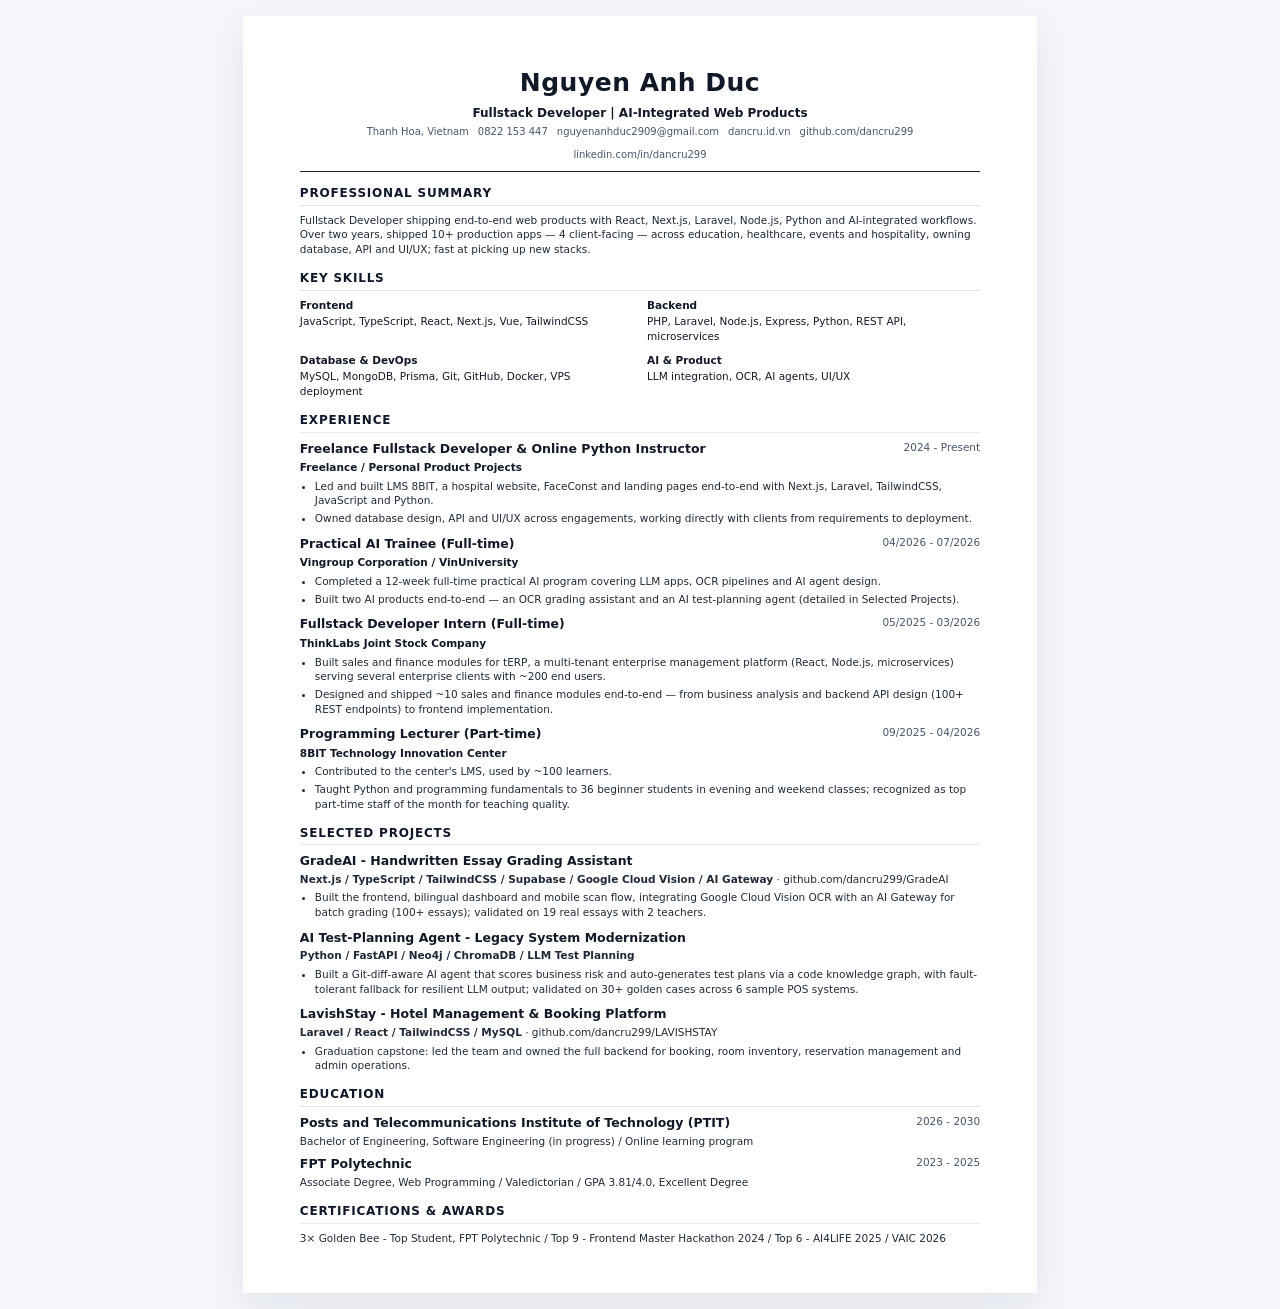
<file: 01-ats-resume/index.html>
<!DOCTYPE html>
<html lang="en">
<head>
  <meta charset="UTF-8" />
  <meta name="viewport" content="width=device-width, initial-scale=1.0" />
  <title>Nguyen Anh Duc - ATS Resume</title>
  <link rel="stylesheet" href="style.css" />
</head>
<body>
  <main class="resume">
    <header class="header">
      <h1>Nguyen Anh Duc</h1>
      <p class="role">Fullstack Developer | AI-Integrated Web Products</p>
      <div class="contact">
        <span>Thanh Hoa, Vietnam</span>
        <span><a href="tel:+84822153447">0822 153 447</a></span>
        <span><a href="mailto:nguyenanhduc2909@gmail.com">nguyenanhduc2909@gmail.com</a></span>
        <span><a href="https://dancru.id.vn/" target="_blank" rel="noreferrer">dancru.id.vn</a></span>
        <span><a href="https://github.com/dancru299" target="_blank" rel="noreferrer">github.com/dancru299</a></span>
        <span><a href="https://www.linkedin.com/in/dancru299/" target="_blank" rel="noreferrer">linkedin.com/in/dancru299</a></span>
      </div>
    </header>

    <section>
      <h2>Professional Summary</h2>
      <p>
        Fullstack Developer shipping end-to-end web products with React, Next.js, Laravel, Node.js, Python and AI-integrated
        workflows. Over two years, shipped 10+ production apps &mdash; 4 client-facing &mdash; across education,
        healthcare, events and hospitality, owning database, API and UI/UX; fast at picking up new stacks.
      </p>
    </section>

    <section>
      <h2>Key Skills</h2>
      <div class="skills-grid">
        <div class="skill-group">
          <strong>Frontend</strong>
          JavaScript, TypeScript, React, Next.js, Vue, TailwindCSS
        </div>
        <div class="skill-group">
          <strong>Backend</strong>
          PHP, Laravel, Node.js, Express, Python, REST API, microservices
        </div>
        <div class="skill-group">
          <strong>Database & DevOps</strong>
          MySQL, MongoDB, Prisma, Git, GitHub, Docker, VPS deployment
        </div>
        <div class="skill-group">
          <strong>AI & Product</strong>
          LLM integration, OCR, AI agents, UI/UX
        </div>
      </div>
    </section>

    <section>
      <h2>Experience</h2>

      <article class="item">
        <div class="item-head">
          <h3>Freelance Fullstack Developer & Online Python Instructor</h3>
          <span>2024 - Present</span>
        </div>
        <p class="company">Freelance / Personal Product Projects</p>
        <ul>
          <li>Led and built LMS 8BIT, a hospital website, FaceConst and landing pages end-to-end with Next.js, Laravel, TailwindCSS, JavaScript and Python.</li>
          <li>Owned database design, API and UI/UX across engagements, working directly with clients from requirements to deployment.</li>
        </ul>
      </article>

      <article class="item">
        <div class="item-head">
          <h3>Practical AI Trainee (Full-time)</h3>
          <span>04/2026 - 07/2026</span>
        </div>
        <p class="company">Vingroup Corporation / VinUniversity</p>
        <ul>
          <li>Completed a 12-week full-time practical AI program covering LLM apps, OCR pipelines and AI agent design.</li>
          <li>Built two AI products end-to-end &mdash; an OCR grading assistant and an AI test-planning agent (detailed in Selected Projects).</li>
        </ul>
      </article>

      <article class="item">
        <div class="item-head">
          <h3>Fullstack Developer Intern (Full-time)</h3>
          <span>05/2025 - 03/2026</span>
        </div>
        <p class="company">ThinkLabs Joint Stock Company</p>
        <ul>
          <li>Built sales and finance modules for tERP, a multi-tenant enterprise management platform (React, Node.js, microservices) serving several enterprise clients with ~200 end users.</li>
          <li>Designed and shipped ~10 sales and finance modules end-to-end &mdash; from business analysis and backend API design (100+ REST endpoints) to frontend implementation.</li>
        </ul>
      </article>

      <article class="item">
        <div class="item-head">
          <h3>Programming Lecturer (Part-time)</h3>
          <span>09/2025 - 04/2026</span>
        </div>
        <p class="company">8BIT Technology Innovation Center</p>
        <ul>
          <li>Contributed to the center's LMS, used by ~100 learners.</li>
          <li>Taught Python and programming fundamentals to 36 beginner students in evening and weekend classes; recognized as top part-time staff of the month for teaching quality.</li>
        </ul>
      </article>

    </section>

    <section>
      <h2>Selected Projects</h2>

      <article class="item">
        <h3>GradeAI - Handwritten Essay Grading Assistant</h3>
        <p><strong>Next.js / TypeScript / TailwindCSS / Supabase / Google Cloud Vision / AI Gateway</strong> &middot; <a href="https://github.com/dancru299/GradeAI" target="_blank" rel="noreferrer">github.com/dancru299/GradeAI</a></p>
        <ul>
          <li>Built the frontend, bilingual dashboard and mobile scan flow, integrating Google Cloud Vision OCR with an AI Gateway for batch grading (100+ essays); validated on 19 real essays with 2 teachers.</li>
        </ul>
      </article>

      <article class="item">
        <h3>AI Test-Planning Agent - Legacy System Modernization</h3>
        <p><strong>Python / FastAPI / Neo4j / ChromaDB / LLM Test Planning</strong></p>
        <ul>
          <li>Built a Git-diff-aware AI agent that scores business risk and auto-generates test plans via a code knowledge graph, with fault-tolerant fallback for resilient LLM output; validated on 30+ golden cases across 6 sample POS systems.</li>
        </ul>
      </article>

      <article class="item">
        <h3>LavishStay - Hotel Management & Booking Platform</h3>
        <p><strong>Laravel / React / TailwindCSS / MySQL</strong> &middot; <a href="https://github.com/dancru299/LAVISHSTAY" target="_blank" rel="noreferrer">github.com/dancru299/LAVISHSTAY</a></p>
        <ul>
          <li>Graduation capstone: led the team and owned the full backend for booking, room inventory, reservation management and admin operations.</li>
        </ul>
      </article>
    </section>

    <section>
      <h2>Education</h2>
      

      <article class="item compact">
        <div class="item-head">
          <h3>Posts and Telecommunications Institute of Technology (PTIT)</h3>
          <span>2026 - 2030</span>
        </div>
        <p>Bachelor of Engineering, Software Engineering (in progress) / Online learning program</p>
      </article>

      <article class="item compact">
        <div class="item-head">
          <h3>FPT Polytechnic</h3>
          <span>2023 - 2025</span>
        </div>
        <p>Associate Degree, Web Programming / Valedictorian / GPA 3.81/4.0, Excellent Degree</p>
      </article>

      
    </section>

    <section>
      <h2>Certifications & Awards</h2>
      <p>3&times; Golden Bee - Top Student, FPT Polytechnic / Top 9 - Frontend Master Hackathon 2024 / Top 6 - AI4LIFE 2025 / VAIC 2026</p>
    </section>
  </main>
</body>
</html>
</file>
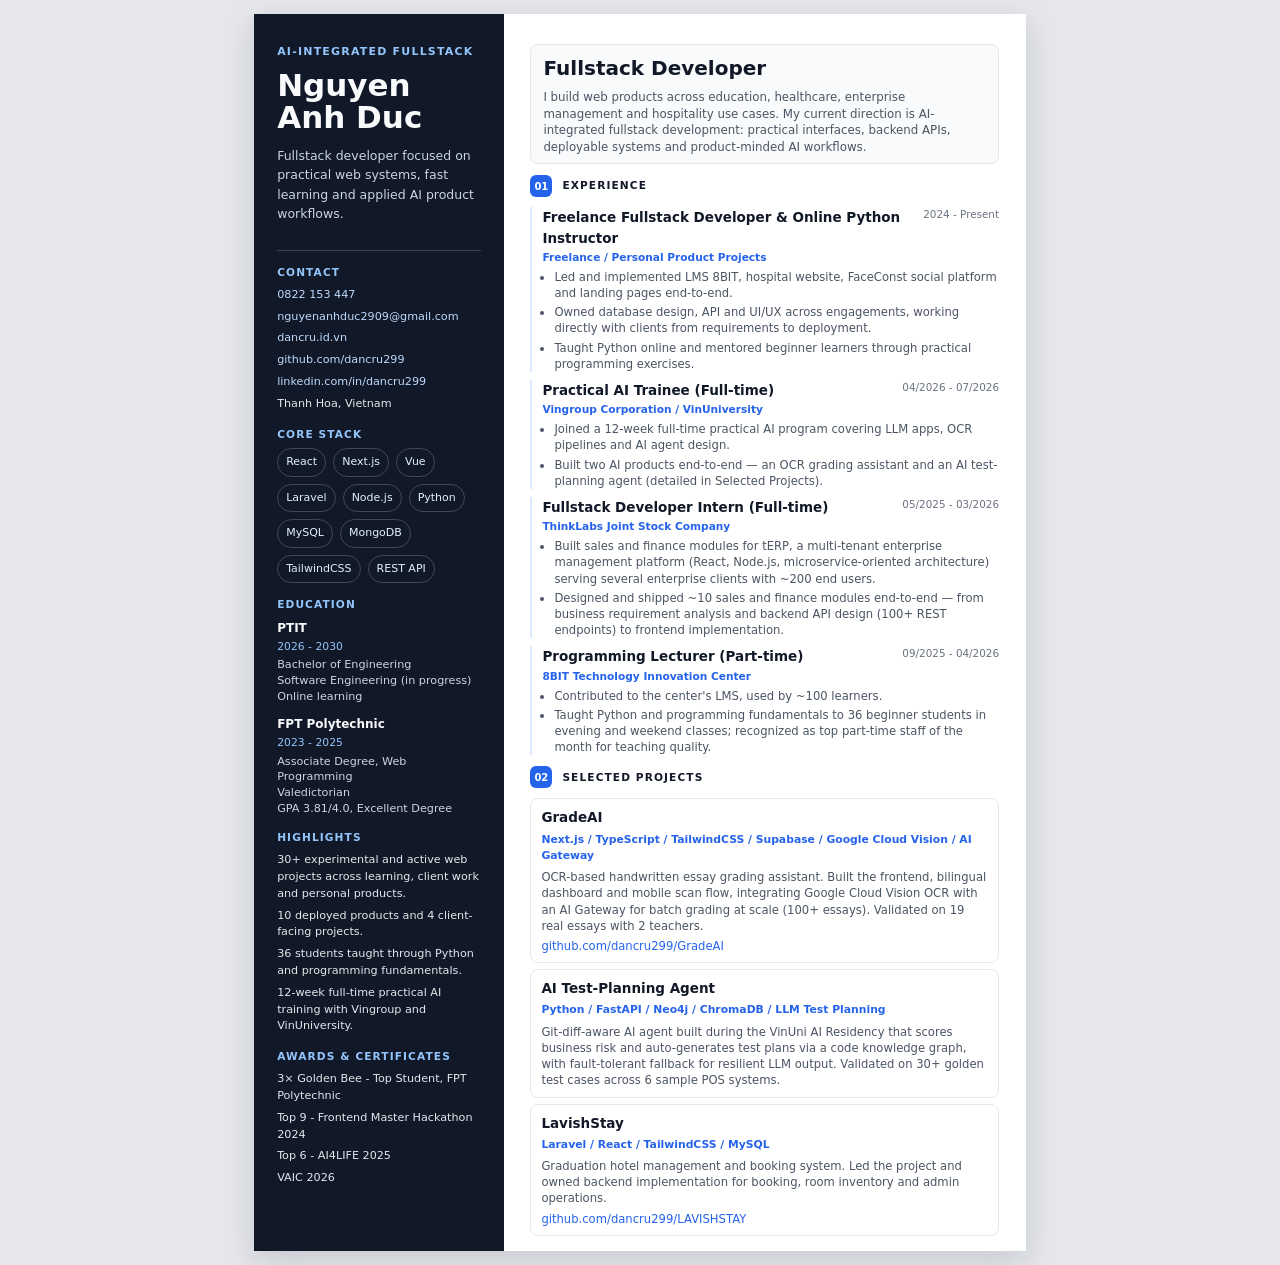
<file: 02-portfolio-resume/index.html>
<!DOCTYPE html>
<html lang="en">
<head>
  <meta charset="UTF-8" />
  <meta name="viewport" content="width=device-width, initial-scale=1.0" />
  <title>Nguyen Anh Duc - Portfolio Resume</title>
  <link rel="stylesheet" href="style.css" />
</head>
<body>
  <main class="cv">
    <aside class="sidebar">
      <div class="brand">
        <p class="eyebrow">AI-Integrated Fullstack</p>
        <h1>Nguyen<br />Anh Duc</h1>
        <p class="tagline">Fullstack developer focused on practical web systems, fast learning and applied AI product workflows.</p>
      </div>

      <section>
        <h2>Contact</h2>
        <ul class="plain">
          <li><a href="tel:+84822153447">0822 153 447</a></li>
          <li><a href="mailto:nguyenanhduc2909@gmail.com">nguyenanhduc2909@gmail.com</a></li>
          <li><a href="https://dancru.id.vn/" target="_blank" rel="noreferrer">dancru.id.vn</a></li>
          <li><a href="https://github.com/dancru299" target="_blank" rel="noreferrer">github.com/dancru299</a></li>
          <li><a href="https://www.linkedin.com/in/dancru299/" target="_blank" rel="noreferrer">linkedin.com/in/dancru299</a></li>
          <li>Thanh Hoa, Vietnam</li>
        </ul>
      </section>

      <section>
        <h2>Core Stack</h2>
        <div class="chips">
          <span>React</span><span>Next.js</span><span>Vue</span><span>Laravel</span>
          <span>Node.js</span><span>Python</span><span>MySQL</span><span>MongoDB</span>
          <span>TailwindCSS</span><span>REST API</span>
        </div>
      </section>

      <section>
        <h2>Education</h2>
        <div class="mini-card">
          <strong>PTIT</strong>
          <span>2026 - 2030</span>
          <p>Bachelor of Engineering<br />Software Engineering (in progress)<br />Online learning</p>
        </div>
        <div class="mini-card">
          <strong>FPT Polytechnic</strong>
          <span>2023 - 2025</span>
          <p>Associate Degree, Web Programming<br />Valedictorian<br />GPA 3.81/4.0, Excellent Degree</p>
        </div>
      </section>

      <section>
        <h2>Highlights</h2>
        <ul class="plain">
          <li>30+ experimental and active web projects across learning, client work and personal products.</li>
          <li>10 deployed products and 4 client-facing projects.</li>
          <li>36 students taught through Python and programming fundamentals.</li>
          <li>12-week full-time practical AI training with Vingroup and VinUniversity.</li>
        </ul>
      </section>

      <section>
        <h2>Awards & Certificates</h2>
        <ul class="plain">
          <li>3&times; Golden Bee - Top Student, FPT Polytechnic</li>
          <li>Top 9 - Frontend Master Hackathon 2024</li>
          <li>Top 6 - AI4LIFE 2025</li>
          <li>VAIC 2026</li>
        </ul>
      </section>

    </aside>

    <section class="content">
      <header class="hero">
        <h2>Fullstack Developer</h2>
        <p>
          I build web products across education, healthcare, enterprise management and hospitality use cases.
          My current direction is AI-integrated fullstack development: practical interfaces, backend APIs, deployable systems and product-minded AI workflows.
        </p>
      </header>

      <section class="block">
        <div class="section-title"><span>01</span><h2>Experience</h2></div>

        <article class="job">
          <div class="job-top">
            <div><h3>Freelance Fullstack Developer & Online Python Instructor</h3><p>Freelance / Personal Product Projects</p></div>
            <span>2024 - Present</span>
          </div>
          <ul>
            <li>Led and implemented LMS 8BIT, hospital website, FaceConst social platform and landing pages end-to-end.</li>
            <li>Owned database design, API and UI/UX across engagements, working directly with clients from requirements to deployment.</li>
            <li>Taught Python online and mentored beginner learners through practical programming exercises.</li>
          </ul>
        </article>

        <article class="job">
          <div class="job-top">
            <div><h3>Practical AI Trainee (Full-time)</h3><p>Vingroup Corporation / VinUniversity</p></div>
            <span>04/2026 - 07/2026</span>
          </div>
          <ul>
            <li>Joined a 12-week full-time practical AI program covering LLM apps, OCR pipelines and AI agent design.</li>
            <li>Built two AI products end-to-end &mdash; an OCR grading assistant and an AI test-planning agent (detailed in Selected Projects).</li>
          </ul>
        </article>

        <article class="job">
          <div class="job-top">
            <div><h3>Fullstack Developer Intern (Full-time)</h3><p>ThinkLabs Joint Stock Company</p></div>
            <span>05/2025 - 03/2026</span>
          </div>
          <ul>
            <li>Built sales and finance modules for tERP, a multi-tenant enterprise management platform (React, Node.js, microservice-oriented architecture) serving several enterprise clients with ~200 end users.</li>
            <li>Designed and shipped ~10 sales and finance modules end-to-end &mdash; from business requirement analysis and backend API design (100+ REST endpoints) to frontend implementation.</li>
          </ul>
        </article>

        <article class="job">
          <div class="job-top">
            <div><h3>Programming Lecturer (Part-time)</h3><p>8BIT Technology Innovation Center</p></div>
            <span>09/2025 - 04/2026</span>
          </div>
          <ul>
            <li>Contributed to the center's LMS, used by ~100 learners.</li>
            <li>Taught Python and programming fundamentals to 36 beginner students in evening and weekend classes; recognized as top part-time staff of the month for teaching quality.</li>
          </ul>
        </article>
      </section>

      <section class="block">
        <div class="section-title"><span>02</span><h2>Selected Projects</h2></div>

        <div class="project-grid">
          <article class="project">
            <h3>GradeAI</h3>
            <p class="stack">Next.js / TypeScript / TailwindCSS / Supabase / Google Cloud Vision / AI Gateway</p>
            <p>OCR-based handwritten essay grading assistant. Built the frontend, bilingual dashboard and mobile scan flow, integrating Google Cloud Vision OCR with an AI Gateway for batch grading at scale (100+ essays). Validated on 19 real essays with 2 teachers.</p>
            <p><a href="https://github.com/dancru299/GradeAI" target="_blank" rel="noreferrer">github.com/dancru299/GradeAI</a></p>
          </article>

          <article class="project">
            <h3>AI Test-Planning Agent</h3>
            <p class="stack">Python / FastAPI / Neo4j / ChromaDB / LLM Test Planning</p>
            <p>Git-diff-aware AI agent built during the VinUni AI Residency that scores business risk and auto-generates test plans via a code knowledge graph, with fault-tolerant fallback for resilient LLM output. Validated on 30+ golden test cases across 6 sample POS systems.</p>
          </article>

          <article class="project">
            <h3>LavishStay</h3>
            <p class="stack">Laravel / React / TailwindCSS / MySQL</p>
            <p>Graduation hotel management and booking system. Led the project and owned backend implementation for booking, room inventory and admin operations.</p>
            <p><a href="https://github.com/dancru299/LAVISHSTAY" target="_blank" rel="noreferrer">github.com/dancru299/LAVISHSTAY</a></p>
          </article>
        </div>
      </section>

    </section>
  </main>
</body>
</html>
</file>
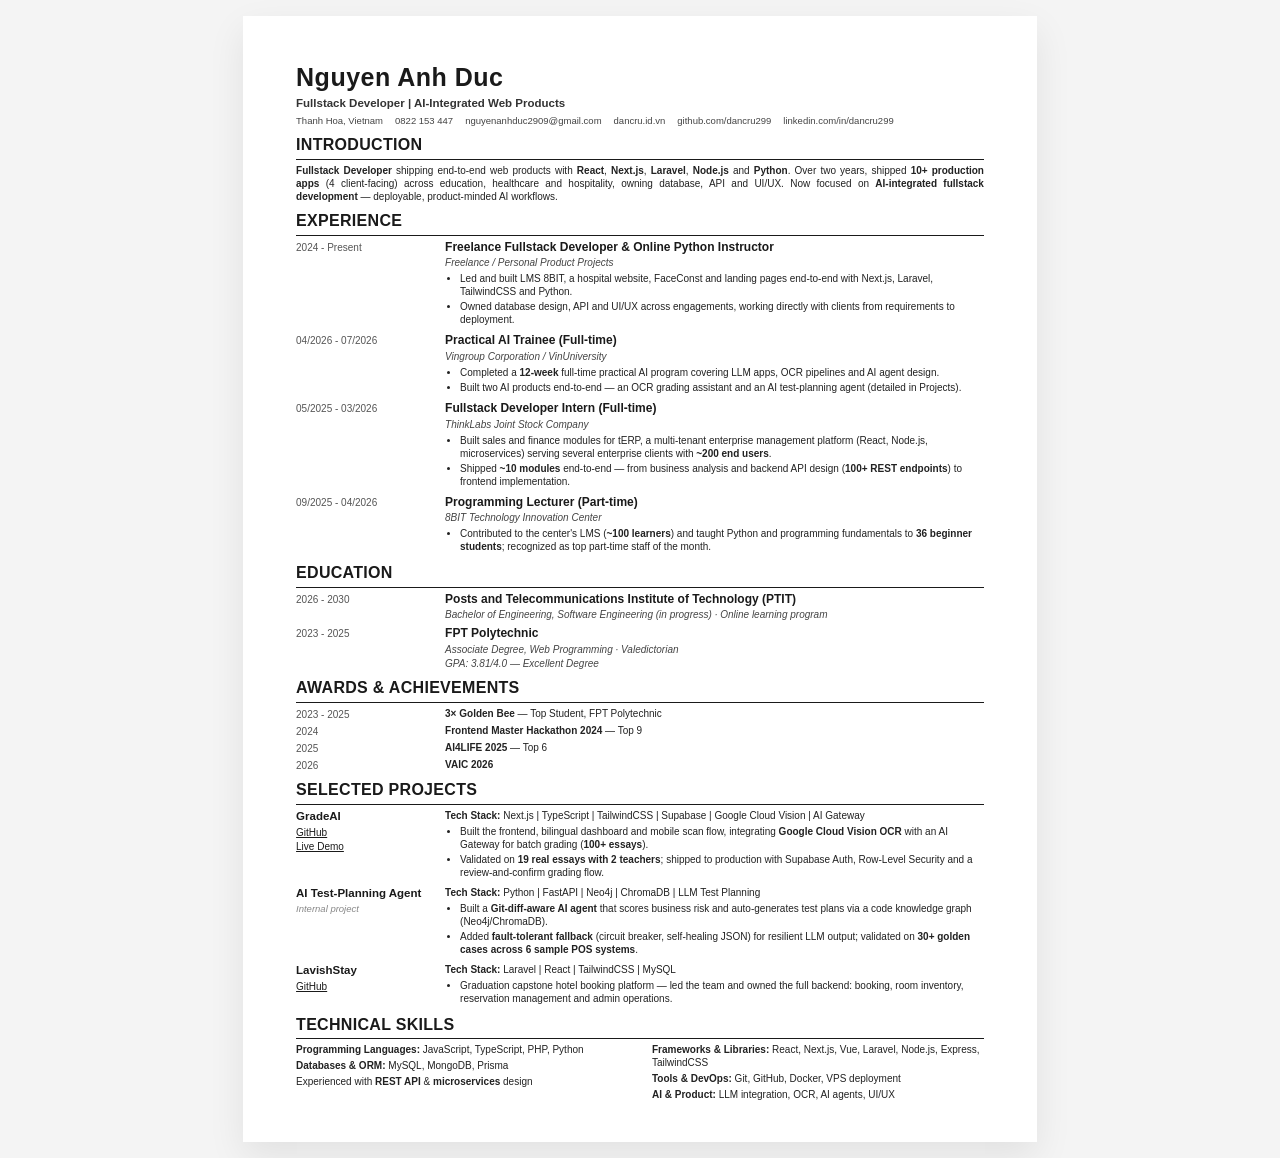
<file: 03-ats-editorial/index.html>
<!DOCTYPE html>
<html lang="en">
<head>
  <meta charset="UTF-8" />
  <meta name="viewport" content="width=device-width, initial-scale=1.0" />
  <title>Nguyen Anh Duc - ATS Resume (Editorial)</title>
  <link rel="stylesheet" href="style.css" />
</head>
<body>
  <main class="resume">

    <header class="masthead">
      <h1>Nguyen Anh Duc</h1>
      <p class="role">Fullstack Developer | AI-Integrated Web Products</p>
      <p class="contact">
        <span>Thanh Hoa, Vietnam</span>
        <span><a href="tel:+84822153447">0822 153 447</a></span>
        <span><a href="mailto:nguyenanhduc2909@gmail.com">nguyenanhduc2909@gmail.com</a></span>
        <span><a href="https://dancru.id.vn/" target="_blank" rel="noreferrer">dancru.id.vn</a></span>
        <span><a href="https://github.com/dancru299" target="_blank" rel="noreferrer">github.com/dancru299</a></span>
        <span><a href="https://www.linkedin.com/in/dancru299/" target="_blank" rel="noreferrer">linkedin.com/in/dancru299</a></span>
      </p>
    </header>

    <section>
      <h2>Introduction</h2>
      <p class="intro">
        <strong>Fullstack Developer</strong> shipping end-to-end web products with <strong>React</strong>, <strong>Next.js</strong>,
        <strong>Laravel</strong>, <strong>Node.js</strong> and <strong>Python</strong>. Over two years, shipped
        <strong>10+ production apps</strong> (4 client-facing) across education, healthcare and hospitality, owning database, API and UI/UX.
        Now focused on <strong>AI-integrated fullstack development</strong> &mdash; deployable, product-minded AI workflows.
      </p>
    </section>

    <section>
      <h2>Experience</h2>

      <div class="row">
        <div class="meta"><span class="date">2024 - Present</span></div>
        <div class="body">
          <h3>Freelance Fullstack Developer &amp; Online Python Instructor</h3>
          <p class="org">Freelance / Personal Product Projects</p>
          <ul>
            <li>Led and built LMS 8BIT, a hospital website, FaceConst and landing pages end-to-end with Next.js, Laravel, TailwindCSS and Python.</li>
            <li>Owned database design, API and UI/UX across engagements, working directly with clients from requirements to deployment.</li>
          </ul>
        </div>
      </div>

      <div class="row">
        <div class="meta"><span class="date">04/2026 - 07/2026</span></div>
        <div class="body">
          <h3>Practical AI Trainee (Full-time)</h3>
          <p class="org">Vingroup Corporation / VinUniversity</p>
          <ul>
            <li>Completed a <strong>12-week</strong> full-time practical AI program covering LLM apps, OCR pipelines and AI agent design.</li>
            <li>Built two AI products end-to-end &mdash; an OCR grading assistant and an AI test-planning agent (detailed in Projects).</li>
          </ul>
        </div>
      </div>

      <div class="row">
        <div class="meta"><span class="date">05/2025 - 03/2026</span></div>
        <div class="body">
          <h3>Fullstack Developer Intern (Full-time)</h3>
          <p class="org">ThinkLabs Joint Stock Company</p>
          <ul>
            <li>Built sales and finance modules for tERP, a multi-tenant enterprise management platform (React, Node.js, microservices) serving several enterprise clients with <strong>~200 end users</strong>.</li>
            <li>Shipped <strong>~10 modules</strong> end-to-end &mdash; from business analysis and backend API design (<strong>100+ REST endpoints</strong>) to frontend implementation.</li>
          </ul>
        </div>
      </div>

      <div class="row">
        <div class="meta"><span class="date">09/2025 - 04/2026</span></div>
        <div class="body">
          <h3>Programming Lecturer (Part-time)</h3>
          <p class="org">8BIT Technology Innovation Center</p>
          <ul>
            <li>Contributed to the center's LMS (<strong>~100 learners</strong>) and taught Python and programming fundamentals to <strong>36 beginner students</strong>; recognized as top part-time staff of the month.</li>
          </ul>
        </div>
      </div>
    </section>

    <section>
      <h2>Education</h2>

      <div class="row">
        <div class="meta"><span class="date">2026 - 2030</span></div>
        <div class="body">
          <h3>Posts and Telecommunications Institute of Technology (PTIT)</h3>
          <p class="org">Bachelor of Engineering, Software Engineering (in progress) &middot; Online learning program</p>
        </div>
      </div>

      <div class="row">
        <div class="meta"><span class="date">2023 - 2025</span></div>
        <div class="body">
          <h3>FPT Polytechnic</h3>
          <p class="org">Associate Degree, Web Programming &middot; Valedictorian</p>
          <p class="note"><em>GPA: 3.81/4.0 &mdash; Excellent Degree</em></p>
        </div>
      </div>
    </section>

    <section>
      <h2>Awards &amp; Achievements</h2>

      <div class="row compact">
        <div class="meta"><span class="date">2023 - 2025</span></div>
        <div class="body"><p class="award"><strong>3&times; Golden Bee</strong> &mdash; Top Student, FPT Polytechnic</p></div>
      </div>

      <div class="row compact">
        <div class="meta"><span class="date">2024</span></div>
        <div class="body"><p class="award"><strong>Frontend Master Hackathon 2024</strong> &mdash; Top 9</p></div>
      </div>

      <div class="row compact">
        <div class="meta"><span class="date">2025</span></div>
        <div class="body"><p class="award"><strong>AI4LIFE 2025</strong> &mdash; Top 6</p></div>
      </div>

      <div class="row compact">
        <div class="meta"><span class="date">2026</span></div>
        <div class="body"><p class="award"><strong>VAIC 2026</strong></p></div>
      </div>
    </section>

    <section>
      <h2>Selected Projects</h2>

      <div class="row">
        <div class="meta">
          <span class="project-name">GradeAI</span>
          <span class="links">
            <a href="https://github.com/dancru299/GradeAI" target="_blank" rel="noreferrer">GitHub</a>
            <a href="https://gradeai.site/" target="_blank" rel="noreferrer">Live Demo</a>
          </span>
        </div>
        <div class="body">
          <p class="stack"><strong>Tech Stack:</strong> Next.js | TypeScript | TailwindCSS | Supabase | Google Cloud Vision | AI Gateway</p>
          <ul>
            <li>Built the frontend, bilingual dashboard and mobile scan flow, integrating <strong>Google Cloud Vision OCR</strong> with an AI Gateway for batch grading (<strong>100+ essays</strong>).</li>
            <li>Validated on <strong>19 real essays with 2 teachers</strong>; shipped to production with Supabase Auth, Row-Level Security and a review-and-confirm grading flow.</li>
          </ul>
        </div>
      </div>

      <div class="row">
        <div class="meta">
          <span class="project-name">AI Test-Planning Agent</span>
          <span class="links"><span class="muted">Internal project</span></span>
        </div>
        <div class="body">
          <p class="stack"><strong>Tech Stack:</strong> Python | FastAPI | Neo4j | ChromaDB | LLM Test Planning</p>
          <ul>
            <li>Built a <strong>Git-diff-aware AI agent</strong> that scores business risk and auto-generates test plans via a code knowledge graph (Neo4j/ChromaDB).</li>
            <li>Added <strong>fault-tolerant fallback</strong> (circuit breaker, self-healing JSON) for resilient LLM output; validated on <strong>30+ golden cases across 6 sample POS systems</strong>.</li>
          </ul>
        </div>
      </div>

      <div class="row">
        <div class="meta">
          <span class="project-name">LavishStay</span>
          <span class="links">
            <a href="https://github.com/dancru299/LAVISHSTAY" target="_blank" rel="noreferrer">GitHub</a>
          </span>
        </div>
        <div class="body">
          <p class="stack"><strong>Tech Stack:</strong> Laravel | React | TailwindCSS | MySQL</p>
          <ul>
            <li>Graduation capstone hotel booking platform &mdash; led the team and owned the full backend: booking, room inventory, reservation management and admin operations.</li>
          </ul>
        </div>
      </div>
    </section>

    <section>
      <h2>Technical Skills</h2>
      <div class="skills">
        <div class="skills-col">
          <p><strong>Programming Languages:</strong> JavaScript, TypeScript, PHP, Python</p>
          <p><strong>Databases &amp; ORM:</strong> MySQL, MongoDB, Prisma</p>
          <p>Experienced with <strong>REST API</strong> &amp; <strong>microservices</strong> design</p>
        </div>
        <div class="skills-col">
          <p><strong>Frameworks &amp; Libraries:</strong> React, Next.js, Vue, Laravel, Node.js, Express, TailwindCSS</p>
          <p><strong>Tools &amp; DevOps:</strong> Git, GitHub, Docker, VPS deployment</p>
          <p><strong>AI &amp; Product:</strong> LLM integration, OCR, AI agents, UI/UX</p>
        </div>
      </div>
    </section>

  </main>
</body>
</html>
</file>
<file: 01-ats-resume/style.css>
*{box-sizing:border-box}
body{margin:0;background:#f4f6fb;color:#111827;font-family:Inter,system-ui,-apple-system,BlinkMacSystemFont,Segoe UI,Helvetica,Arial,sans-serif;line-height:1.4;font-size:11px}
.resume{width:210mm;min-height:297mm;margin:16px auto;background:#fff;padding:13mm 15mm 12mm;box-shadow:0 14px 35px rgba(15,23,42,.08)}
.header{text-align:center;border-bottom:1.5px solid #1f2937;padding-bottom:9px;margin-bottom:12px}
h1{margin:0;font-size:25px;letter-spacing:.5px;font-weight:700}
.role{margin:5px 0 3px;font-size:12px;font-weight:700;color:#111827}
.contact{display:flex;flex-wrap:wrap;justify-content:center;gap:9px;margin:0;font-size:10px;color:#475569}
.contact span{white-space:nowrap}
a{color:inherit;text-decoration:none}
section{margin-top:13px}
h2{font-size:12px;margin:0 0 7px;padding-bottom:3px;border-bottom:1.5px solid #e2e8f0;text-transform:uppercase;letter-spacing:.8px;color:#0f172a}
h3{font-size:12.5px;margin:0;color:#111827}
p{margin:2px 0;font-size:10.5px;color:#1f2937}
ul{margin:4px 0 0 15px;padding:0}
li{margin-bottom:3px;font-size:10.5px;color:#1f2937}
.item{margin-bottom:9px}
.item-head{display:flex;justify-content:space-between;align-items:flex-start;gap:14px;margin-bottom:3px}
.item-head span{font-size:10.5px;color:#475569;white-space:nowrap}
.company{font-weight:700;color:#111827}
.compact{margin-bottom:6px}
.skills-grid{display:grid;grid-template-columns:repeat(2,minmax(130px,1fr));gap:9px 14px;margin-top:5px}
.skill-group{font-size:10.5px;line-height:1.4}
.skill-group strong{display:block;margin-bottom:2px;font-weight:700;color:#111827}
@page{size:A4;margin:0}
@media print{body{background:#fff}.resume{margin:0 auto;box-shadow:none;width:210mm;min-height:0;zoom:.88}}
</file>
<file: 02-portfolio-resume/style.css>
*{box-sizing:border-box}
body{margin:0;background:#e5e7eb;color:#111827;font-family:Inter,system-ui,-apple-system,BlinkMacSystemFont,Segoe UI,Helvetica,Arial,sans-serif;line-height:1.5}
.cv{width:204mm;margin:14px auto;display:grid;grid-template-columns:66mm 1fr;background:#fff;box-shadow:0 10px 30px rgba(15,23,42,.14)}
.sidebar{background:#111827;color:#f9fafb;padding:8mm 6mm 6mm}
.brand{border-bottom:1px solid rgba(255,255,255,.18);padding-bottom:14px}
.eyebrow{margin:0 0 8px;color:#93c5fd;font-size:11px;text-transform:uppercase;letter-spacing:1.2px;font-weight:700}
h1{margin:0;font-size:31px;line-height:1.05;letter-spacing:0}
.tagline{margin-top:12px;color:#cbd5e1;font-size:12.5px;line-height:1.55}
.sidebar section{margin-top:14px}
.sidebar h2,.section-title h2{margin:0;font-size:10.6px;text-transform:uppercase;letter-spacing:1.1px}
.sidebar h2{color:#93c5fd;margin-bottom:6px}
.plain{list-style:none;padding:0;margin:0}
.plain li{margin-bottom:5px;font-size:11.2px;line-height:1.5;color:#e5e7eb}
.plain li a{color:#bfdbfe;text-decoration:none}
.plain li a:hover{color:#ffffff;text-decoration:underline}
.chips{display:flex;flex-wrap:wrap;gap:7px}
.chips span{border:1px solid rgba(255,255,255,.2);color:#e0f2fe;padding:5px 8px;border-radius:999px;font-size:11px}
.mini-card{margin-bottom:11px}
.mini-card strong{display:block;font-size:12px}
.mini-card span{display:block;color:#93c5fd;font-size:10.8px;margin:2px 0}
.mini-card p{margin:0;color:#d1d5db;font-size:11.2px;line-height:1.4}
.content{padding:8mm 7mm 4mm}
.hero{background:#f8fafc;border:1px solid #e5e7eb;border-radius:8px;padding:8px 12px}
.hero h2{margin:0 0 6px;font-size:20px;letter-spacing:0}
.hero p,.bottom p{margin:0;font-size:11.8px;line-height:1.4;color:#4b5563}
.block{margin-top:11px}
.section-title{display:flex;align-items:center;gap:10px;margin-bottom:10px}
.section-title span{display:inline-flex;width:22px;height:22px;align-items:center;justify-content:center;border-radius:6px;background:#2563eb;color:#fff;font-size:10px;font-weight:700}
.job{border-left:2px solid #dbeafe;padding-left:10px;margin-bottom:8px}
.job-top{display:flex;justify-content:space-between;gap:10px;margin-bottom:3px}
.job h3,.project h3{margin:0;font-size:13.5px}
.job-top p{margin:2px 0 0;color:#2563eb;font-size:10.6px;font-weight:700}
.job-top span{color:#6b7280;font-size:10.4px;white-space:nowrap}
.job ul{margin:0;padding-left:12px}
.job li{margin-bottom:3px;font-size:11.6px;line-height:1.4;color:#4b5563}
.project-grid{display:block}
.project{border:1px solid #e5e7eb;border-radius:8px;padding:8px 10px;margin-bottom:6px}
.project:last-child{margin-bottom:0}
.stack{margin:4px 0 5px;color:#2563eb;font-size:10.8px;font-weight:700}
.project p:not(.stack){margin:4px 0 0;color:#4b5563;font-size:11.6px;line-height:1.4}
.project a,
.detail-list a{color:#2563eb;text-decoration:none}
.project a:hover,
.detail-list a:hover{color:#1d4ed8;text-decoration:underline}
.detail-list{margin-top:10px}
li > a{color:#ffffff;text-decoration:none}
@page{size:A4;margin:0}
@media print{body{background:#fff}.cv{margin:0 auto;box-shadow:none;zoom:.86}}
</file>
<file: 03-ats-editorial/style.css>
*{box-sizing:border-box}
body{margin:0;background:#f4f4f4;color:#1a1a1a;font-family:"Segoe UI",Roboto,Helvetica,Arial,system-ui,-apple-system,sans-serif;line-height:1.3;font-size:10px}

.resume{width:210mm;min-height:297mm;margin:16px auto;background:#fff;padding:12mm 14mm 10mm;box-shadow:0 14px 35px rgba(0,0,0,.08)}

/* Masthead */
.masthead{margin-bottom:4px}
.masthead h1{margin:0;font-size:25px;font-weight:800;letter-spacing:.5px}
.masthead .role{margin:2px 0 4px;font-size:11.5px;font-weight:600;color:#333}
.masthead .contact{display:flex;flex-wrap:wrap;gap:2px 12px;margin:0;font-size:9.5px;color:#444}
.masthead .contact span{white-space:nowrap}
.masthead .contact a{text-decoration:none}

/* Section headers with rule */
section{margin-top:8px}
h2{font-size:16px;font-weight:800;text-transform:uppercase;letter-spacing:.3px;margin:0 0 4px;padding-bottom:3px;border-bottom:1.5px solid #1a1a1a}

/* Intro */
.intro{margin:0;text-align:justify;font-size:10px;color:#222}

/* Two-column row: meta (left) + body (right) */
.row{display:grid;grid-template-columns:135px 1fr;gap:14px;margin-bottom:5px}
.row:last-child{margin-bottom:0}
.row.compact{margin-bottom:3px}
.body .award{margin:0;font-size:10px;color:#222}

.meta{padding-top:1px}
.meta .date{font-size:10px;color:#555}
.meta .project-name{display:block;font-size:11.5px;font-weight:700;line-height:1.2}
.meta .links{display:block;margin-top:3px}
.meta .links a{display:block;font-size:10px;text-decoration:underline;color:#1a1a1a;margin-bottom:1px}
.meta .links .muted{display:block;font-size:9.5px;color:#888;font-style:italic}

.body h3{margin:0;font-size:12px;font-weight:700}
.body .org{margin:1px 0 0;font-size:10px;font-style:italic;color:#444}
.body .note{margin:1px 0 0;font-size:10px;color:#444}
.body .result{margin:1px 0 0;font-size:10px;font-weight:600}
.body .stack{margin:0 0 2px;font-size:10px;color:#222}

ul{margin:3px 0 0;padding-left:15px}
li{margin-bottom:2px;font-size:10px;color:#222}

/* Technical skills two columns */
.skills{display:grid;grid-template-columns:1fr 1fr;gap:4px 24px}
.skills-col p{margin:0 0 3px;font-size:10px;color:#222}

a{color:inherit}

@page{size:A4;margin:0}
@media print{
  body{background:#fff}
  .resume{margin:0 auto;box-shadow:none;width:210mm;min-height:0;padding:8mm 14mm}
  .masthead .contact a,.skills a{text-decoration:none}
  section{page-break-inside:avoid}
}
</file>
